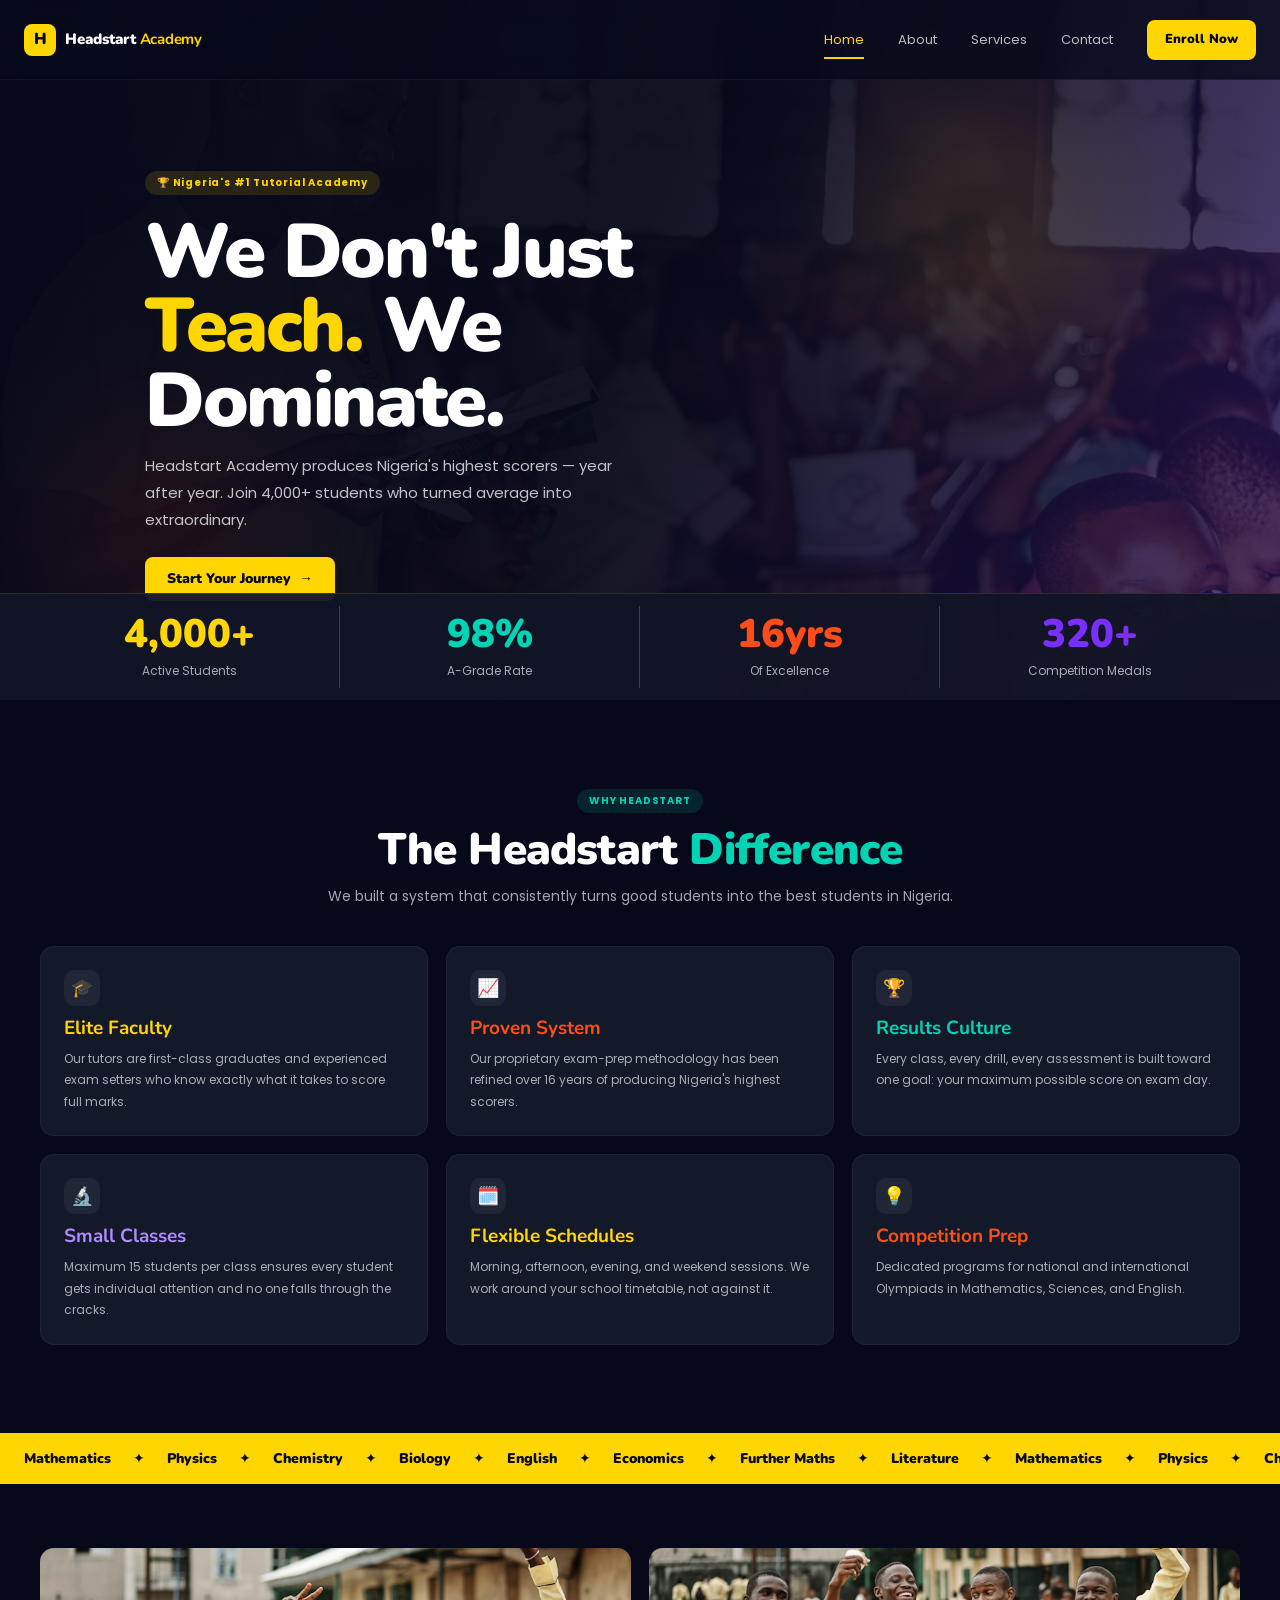
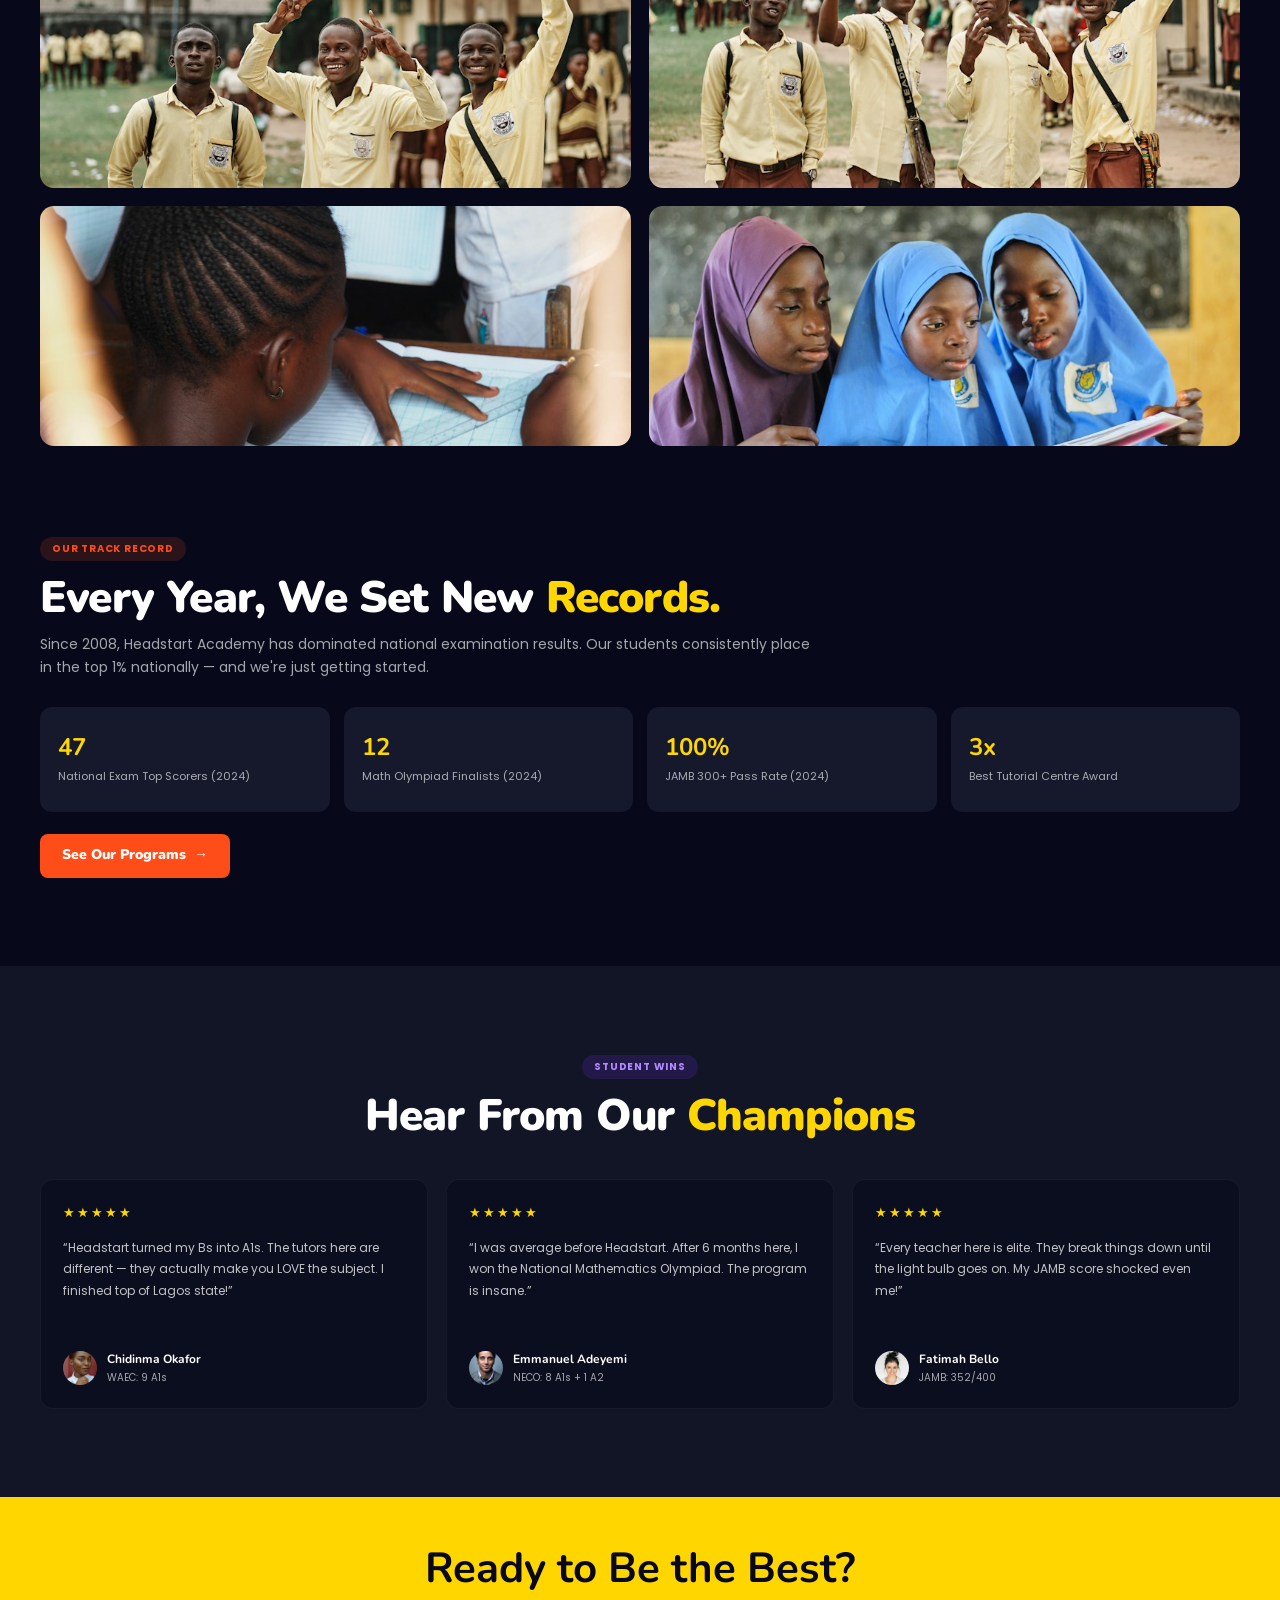
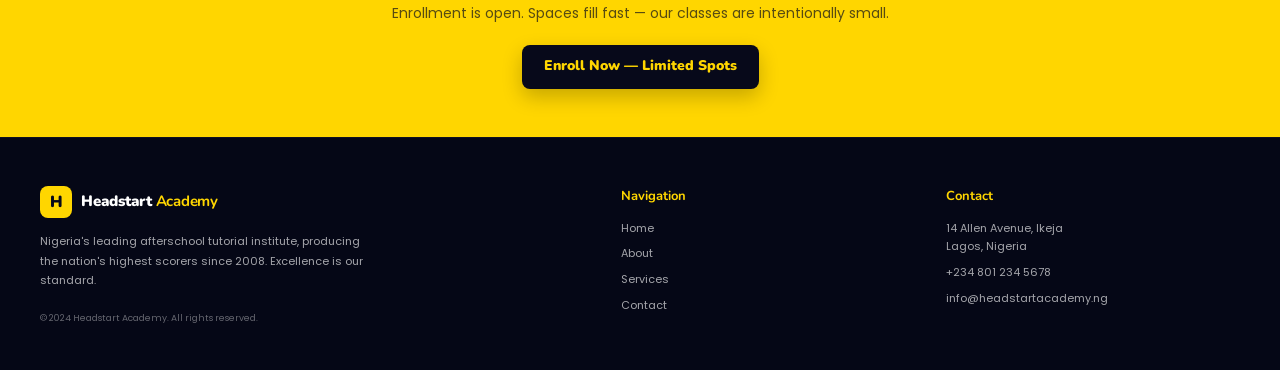
<file: index.html>
<!doctype html>
<html lang="en">
<head>
  <meta charset="utf-8">
  <meta name="viewport" content="width=device-width, initial-scale=1">
  <meta name="description" content="Headstart Academy helps Nigerian students turn their academic goals into outstanding results through expert tutoring and exam preparation.">
  <title>Headstart Academy | Learn. Excel. Lead.</title>
  <link rel="preconnect" href="https://fonts.googleapis.com">
  <link rel="preconnect" href="https://fonts.gstatic.com" crossorigin>
  <link href="https://fonts.googleapis.com/css2?family=Nunito:wght@700;800;900&family=Poppins:wght@400;500;600;700&display=swap" rel="stylesheet">
  <link rel="stylesheet" href="css/style.css">
</head>
<body class="home-page">
  <header class="site-header">
    <a class="brand" href="index.html" aria-label="Headstart Academy home"><span class="brand-mark">H</span><span>Headstart <b>Academy</b></span></a>
    <input class="nav-check" type="checkbox" id="nav-check" aria-label="Toggle navigation">
    <label class="nav-toggle" for="nav-check"><span></span><span></span><span></span></label>
    <nav class="main-nav" aria-label="Main navigation">
      <a class="active" href="index.html" aria-current="page">Home</a>
      <a href="about.html">About</a>
      <a href="services.html">Services</a>
      <a href="contact.html">Contact</a>
      <a class="button button-yellow nav-cta" href="contact.html">Enroll Now</a>
    </nav>
  </header>

  <main>
    <section class="home-hero">
      <div class="hero-photo"></div>
      <div class="hero-shade"></div>
      <div class="hero-glow hero-glow-yellow"></div>
      <div class="hero-glow hero-glow-orange"></div>
      <div class="hero-content wrap">
        <span class="eyebrow eyebrow-yellow">🏆 Nigeria's #1 Tutorial Academy</span>
        <h1>We Don't Just<br><em>Teach.</em> We<br>Dominate.</h1>
        <p>Headstart Academy produces Nigeria's highest scorers — year after year. Join 4,000+ students who turned average into extraordinary.</p>
        <a class="button button-yellow" href="contact.html">Start Your Journey <span aria-hidden="true">→</span></a>
      </div>
      <div class="stats-bar">
        <div class="stats-grid wrap">
          <div class="stat"><strong class="yellow">4,000+</strong><span>Active Students</span></div>
          <div class="stat"><strong class="teal">98%</strong><span>A-Grade Rate</span></div>
          <div class="stat"><strong class="orange">16yrs</strong><span>Of Excellence</span></div>
          <div class="stat"><strong class="purple">320+</strong><span>Competition Medals</span></div>
        </div>
      </div>
    </section>

    <section class="section section-dark">
      <div class="wrap">
        <div class="section-heading">
          <span class="eyebrow eyebrow-teal">WHY HEADSTART</span>
          <h2>The Headstart <em class="teal">Difference</em></h2>
          <p>We built a system that consistently turns good students into the best students in Nigeria.</p>
        </div>
        <div class="feature-grid">
          <article class="feature-card">
            <span class="feature-icon yellow">🎓</span><h3>Elite Faculty</h3>
            <p>Our tutors are first-class graduates and experienced exam setters who know exactly what it takes to score full marks.</p>
          </article>
          <article class="feature-card">
            <span class="feature-icon orange">📈</span><h3>Proven System</h3>
            <p>Our proprietary exam-prep methodology has been refined over 16 years of producing Nigeria's highest scorers.</p>
          </article>
          <article class="feature-card">
            <span class="feature-icon teal">🏆</span><h3>Results Culture</h3>
            <p>Every class, every drill, every assessment is built toward one goal: your maximum possible score on exam day.</p>
          </article>
          <article class="feature-card">
            <span class="feature-icon purple">🔬</span><h3>Small Classes</h3>
            <p>Maximum 15 students per class ensures every student gets individual attention and no one falls through the cracks.</p>
          </article>
          <article class="feature-card">
            <span class="feature-icon yellow">🗓️</span><h3>Flexible Schedules</h3>
            <p>Morning, afternoon, evening, and weekend sessions. We work around your school timetable, not against it.</p>
          </article>
          <article class="feature-card">
            <span class="feature-icon orange">💡</span><h3>Competition Prep</h3>
            <p>Dedicated programs for national and international Olympiads in Mathematics, Sciences, and English.</p>
          </article>
        </div>
      </div>
    </section>

    <div class="subject-ribbon" aria-label="Subjects taught">
      <div class="subject-track">
        <span>Mathematics</span><b>✦</b><span>Physics</span><b>✦</b><span>Chemistry</span><b>✦</b><span>Biology</span><b>✦</b><span>English</span><b>✦</b><span>Economics</span><b>✦</b><span>Further Maths</span><b>✦</b><span>Literature</span><b>✦</b>
        <span>Mathematics</span><b>✦</b><span>Physics</span><b>✦</b><span>Chemistry</span><b>✦</b><span>Biology</span><b>✦</b><span>English</span><b>✦</b><span>Economics</span><b>✦</b><span>Further Maths</span><b>✦</b><span>Literature</span><b>✦</b>
      </div>
    </div>

    <section class="section section-dark collage-section">
      <div class="wrap">
        <div class="photo-collage">
          <img src="assets/images/headstart-students.png" alt="Headstart students celebrating together">
          <img src="assets/images/student-group.png" alt="Students studying together">
          <img src="assets/images/student-working.png" alt="A student working through a maths problem">
          <img src="assets/images/students-studying.png" alt="Students learning in a classroom">
        </div>
      </div>
    </section>

    <section class="section section-dark records-section">
      <div class="wrap">
        <div class="section-heading section-heading-left">
          <span class="eyebrow eyebrow-orange">OUR TRACK RECORD</span>
          <h2>Every Year, We Set New <em class="yellow">Records.</em></h2>
          <p>Since 2008, Headstart Academy has dominated national examination results. Our students consistently place in the top 1% nationally — and we're just getting started.</p>
        </div>
        <div class="record-grid">
          <div class="record"><strong>47</strong><span>National Exam Top Scorers (2024)</span></div>
          <div class="record"><strong>12</strong><span>Math Olympiad Finalists (2024)</span></div>
          <div class="record"><strong>100%</strong><span>JAMB 300+ Pass Rate (2024)</span></div>
          <div class="record"><strong>3x</strong><span>Best Tutorial Centre Award</span></div>
        </div>
        <a class="button button-orange" href="services.html">See Our Programs <span aria-hidden="true">→</span></a>
      </div>
    </section>

    <section class="section section-mid testimonials-section">
      <div class="wrap">
        <div class="section-heading">
          <span class="eyebrow eyebrow-purple">STUDENT WINS</span>
          <h2>Hear From Our <em class="yellow">Champions</em></h2>
        </div>
        <div class="testimonial-grid">
          <article class="testimonial">
            <div class="stars" aria-label="5 out of 5 stars">★★★★★</div>
            <blockquote>“Headstart turned my Bs into A1s. The tutors here are different — they actually make you LOVE the subject. I finished top of Lagos state!”</blockquote>
            <div class="student"><img src="assets/images/chidinma-okafor.png" alt=""><span><b>Chidinma Okafor</b><small>WAEC: 9 A1s</small></span></div>
          </article>
          <article class="testimonial">
            <div class="stars" aria-label="5 out of 5 stars">★★★★★</div>
            <blockquote>“I was average before Headstart. After 6 months here, I won the National Mathematics Olympiad. The program is insane.”</blockquote>
            <div class="student"><img src="assets/images/emmanuel-adeyemi.png" alt=""><span><b>Emmanuel Adeyemi</b><small>NECO: 8 A1s + 1 A2</small></span></div>
          </article>
          <article class="testimonial">
            <div class="stars" aria-label="5 out of 5 stars">★★★★★</div>
            <blockquote>“Every teacher here is elite. They break things down until the light bulb goes on. My JAMB score shocked even me!”</blockquote>
            <div class="student"><img src="assets/images/fatimah-bello.png" alt=""><span><b>Fatimah Bello</b><small>JAMB: 352/400</small></span></div>
          </article>
        </div>
      </div>
    </section>

    <section class="cta-band cta-yellow">
      <div class="wrap">
        <h2>Ready to Be the Best?</h2>
        <p>Enrollment is open. Spaces fill fast — our classes are intentionally small.</p>
        <a class="button button-dark" href="contact.html">Enroll Now — Limited Spots</a>
      </div>
    </section>
  </main>

  <footer class="site-footer">
    <div class="wrap footer-grid">
      <div class="footer-about">
        <a class="brand" href="index.html"><span class="brand-mark">H</span><span>Headstart <b>Academy</b></span></a>
        <p>Nigeria's leading afterschool tutorial institute, producing the nation's highest scorers since 2008. Excellence is our standard.</p>
        <small>© 2024 Headstart Academy. All rights reserved.</small>
      </div>
      <div><h3>Navigation</h3><a href="index.html">Home</a><a href="about.html">About</a><a href="services.html">Services</a><a href="contact.html">Contact</a></div>
      <div><h3>Contact</h3><p>14 Allen Avenue, Ikeja<br>Lagos, Nigeria</p><a href="tel:+2348012345678">+234 801 234 5678</a><a href="mailto:info@headstartacademy.ng">info@headstartacademy.ng</a></div>
    </div>
  </footer>
</body>
</html>
</file>
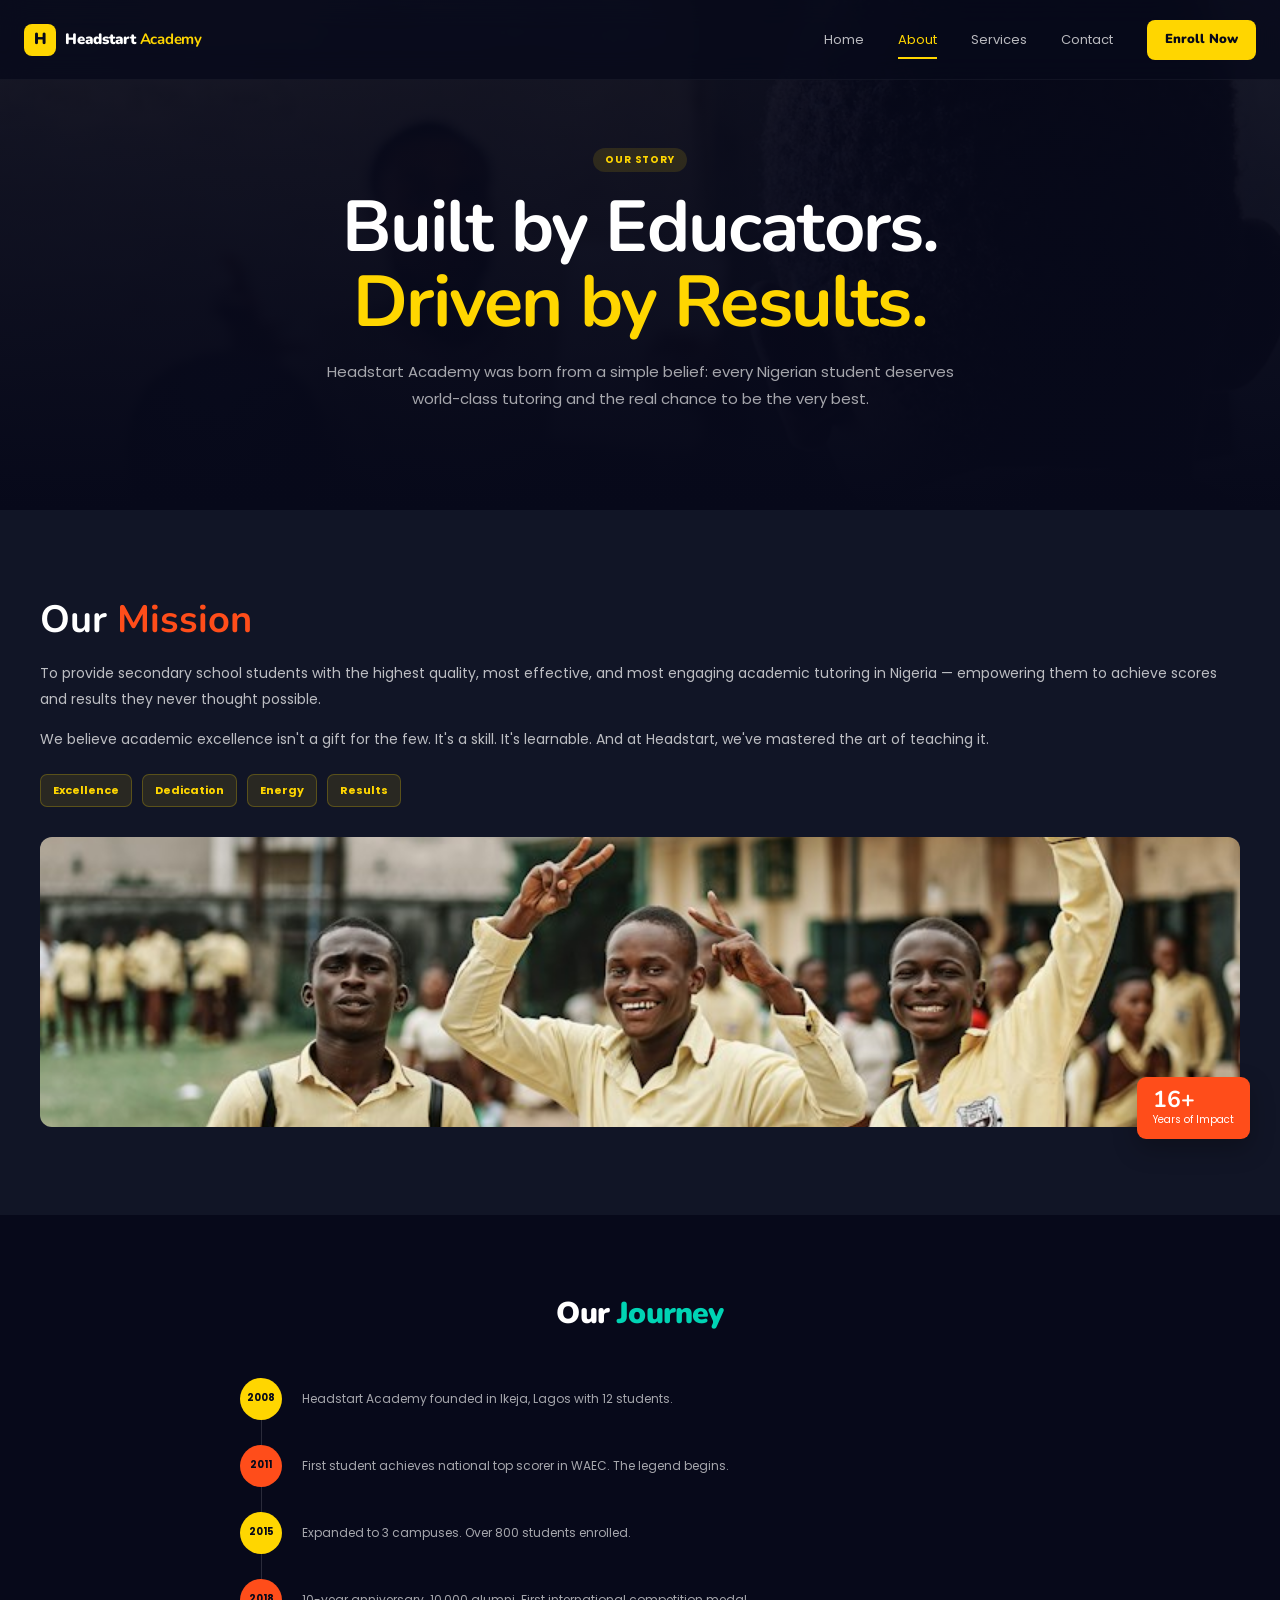
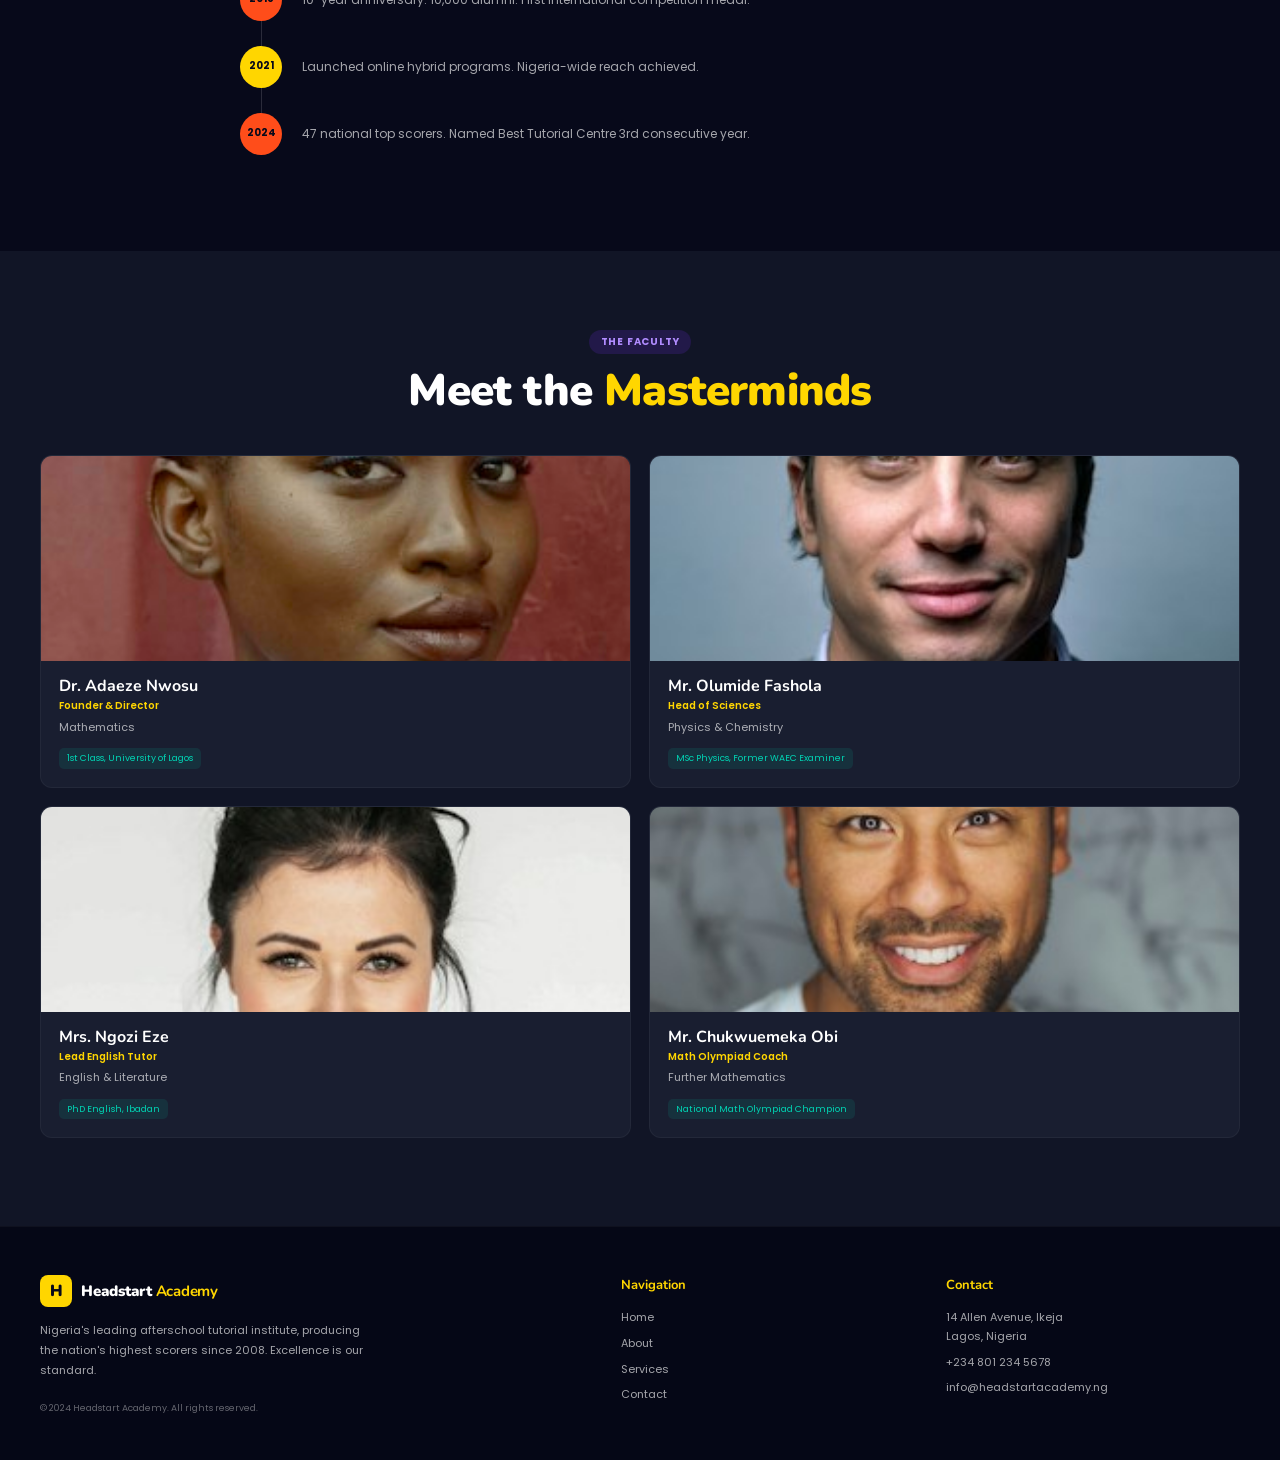
<file: about.html>
<!doctype html>
<html lang="en">
<head>
  <meta charset="utf-8">
  <meta name="viewport" content="width=device-width, initial-scale=1">
  <meta name="description" content="Learn about Headstart Academy's mission, journey, and team of educators committed to student success.">
  <title>About | Headstart Academy</title>
  <link rel="preconnect" href="https://fonts.googleapis.com">
  <link rel="preconnect" href="https://fonts.gstatic.com" crossorigin>
  <link href="https://fonts.googleapis.com/css2?family=Nunito:wght@700;800;900&family=Poppins:wght@400;500;600;700&display=swap" rel="stylesheet">
  <link rel="stylesheet" href="css/style.css">
</head>
<body class="about-page">
  <header class="site-header">
    <a class="brand" href="index.html" aria-label="Headstart Academy home"><span class="brand-mark">H</span><span>Headstart <b>Academy</b></span></a>
    <input class="nav-check" type="checkbox" id="nav-check" aria-label="Toggle navigation">
    <label class="nav-toggle" for="nav-check"><span></span><span></span><span></span></label>
    <nav class="main-nav" aria-label="Main navigation">
      <a href="index.html">Home</a><a class="active" href="about.html" aria-current="page">About</a><a href="services.html">Services</a><a href="contact.html">Contact</a><a class="button button-yellow nav-cta" href="contact.html">Enroll Now</a>
    </nav>
  </header>
  <main>
    <section class="inner-hero about-hero">
      <div class="inner-hero-photo"></div><div class="inner-hero-shade"></div>
      <div class="inner-hero-content wrap">
        <span class="eyebrow eyebrow-yellow">OUR STORY</span>
        <h1>Built by Educators.<br><em class="yellow">Driven by Results.</em></h1>
        <p>Headstart Academy was born from a simple belief: every Nigerian student deserves world-class tutoring and the real chance to be the very best.</p>
      </div>
    </section>
    <section class="section section-mid">
      <div class="wrap mission-grid">
        <div class="mission-copy">
          <h2>Our <em class="orange">Mission</em></h2>
          <p>To provide secondary school students with the highest quality, most effective, and most engaging academic tutoring in Nigeria — empowering them to achieve scores and results they never thought possible.</p>
          <p>We believe academic excellence isn't a gift for the few. It's a skill. It's learnable. And at Headstart, we've mastered the art of teaching it.</p>
          <div class="value-tags"><span>Excellence</span><span>Dedication</span><span>Energy</span><span>Results</span></div>
        </div>
        <figure class="mission-photo">
          <img src="assets/images/headstart-students.png" alt="Headstart students celebrating their achievements">
          <figcaption><strong>16+</strong><span>Years of Impact</span></figcaption>
        </figure>
      </div>
    </section>
    <section class="section section-dark journey-section">
      <div class="wrap">
        <div class="section-heading"><h2>Our <em class="teal">Journey</em></h2></div>
        <ol class="timeline">
          <li><span class="year yellow-bg">2008</span><p>Headstart Academy founded in Ikeja, Lagos with 12 students.</p></li>
          <li><span class="year orange-bg">2011</span><p>First student achieves national top scorer in WAEC. The legend begins.</p></li>
          <li><span class="year yellow-bg">2015</span><p>Expanded to 3 campuses. Over 800 students enrolled.</p></li>
          <li><span class="year orange-bg">2018</span><p>10-year anniversary. 10,000 alumni. First international competition medal.</p></li>
          <li><span class="year yellow-bg">2021</span><p>Launched online hybrid programs. Nigeria-wide reach achieved.</p></li>
          <li><span class="year orange-bg">2024</span><p>47 national top scorers. Named Best Tutorial Centre 3rd consecutive year.</p></li>
        </ol>
      </div>
    </section>
    <section class="section section-mid faculty-section">
      <div class="wrap">
        <div class="section-heading"><span class="eyebrow eyebrow-purple">THE FACULTY</span><h2>Meet the <em class="yellow">Masterminds</em></h2></div>
        <div class="faculty-grid">
          <article class="faculty-card"><img src="assets/images/adaeze-nwosu.png" alt="Dr. Adaeze Nwosu"><div><h3>Dr. Adaeze Nwosu</h3><p class="role">Founder &amp; Director</p><p>Mathematics</p><small>1st Class, University of Lagos</small></div></article>
          <article class="faculty-card"><img src="assets/images/olumide-fashola.png" alt="Mr. Olumide Fashola"><div><h3>Mr. Olumide Fashola</h3><p class="role">Head of Sciences</p><p>Physics &amp; Chemistry</p><small>MSc Physics, Former WAEC Examiner</small></div></article>
          <article class="faculty-card"><img src="assets/images/ngozi-eze.png" alt="Mrs. Ngozi Eze"><div><h3>Mrs. Ngozi Eze</h3><p class="role">Lead English Tutor</p><p>English &amp; Literature</p><small>PhD English, Ibadan</small></div></article>
          <article class="faculty-card"><img src="assets/images/chukwuemeka-obi.png" alt="Mr. Chukwuemeka Obi"><div><h3>Mr. Chukwuemeka Obi</h3><p class="role">Math Olympiad Coach</p><p>Further Mathematics</p><small>National Math Olympiad Champion</small></div></article>
        </div>
      </div>
    </section>
  </main>
  <footer class="site-footer">
    <div class="wrap footer-grid">
      <div class="footer-about"><a class="brand" href="index.html"><span class="brand-mark">H</span><span>Headstart <b>Academy</b></span></a><p>Nigeria's leading afterschool tutorial institute, producing the nation's highest scorers since 2008. Excellence is our standard.</p><small>© 2024 Headstart Academy. All rights reserved.</small></div>
      <div><h3>Navigation</h3><a href="index.html">Home</a><a href="about.html">About</a><a href="services.html">Services</a><a href="contact.html">Contact</a></div>
      <div><h3>Contact</h3><p>14 Allen Avenue, Ikeja<br>Lagos, Nigeria</p><a href="tel:+2348012345678">+234 801 234 5678</a><a href="mailto:info@headstartacademy.ng">info@headstartacademy.ng</a></div>
    </div>
  </footer>
</body>
</html>
</file>
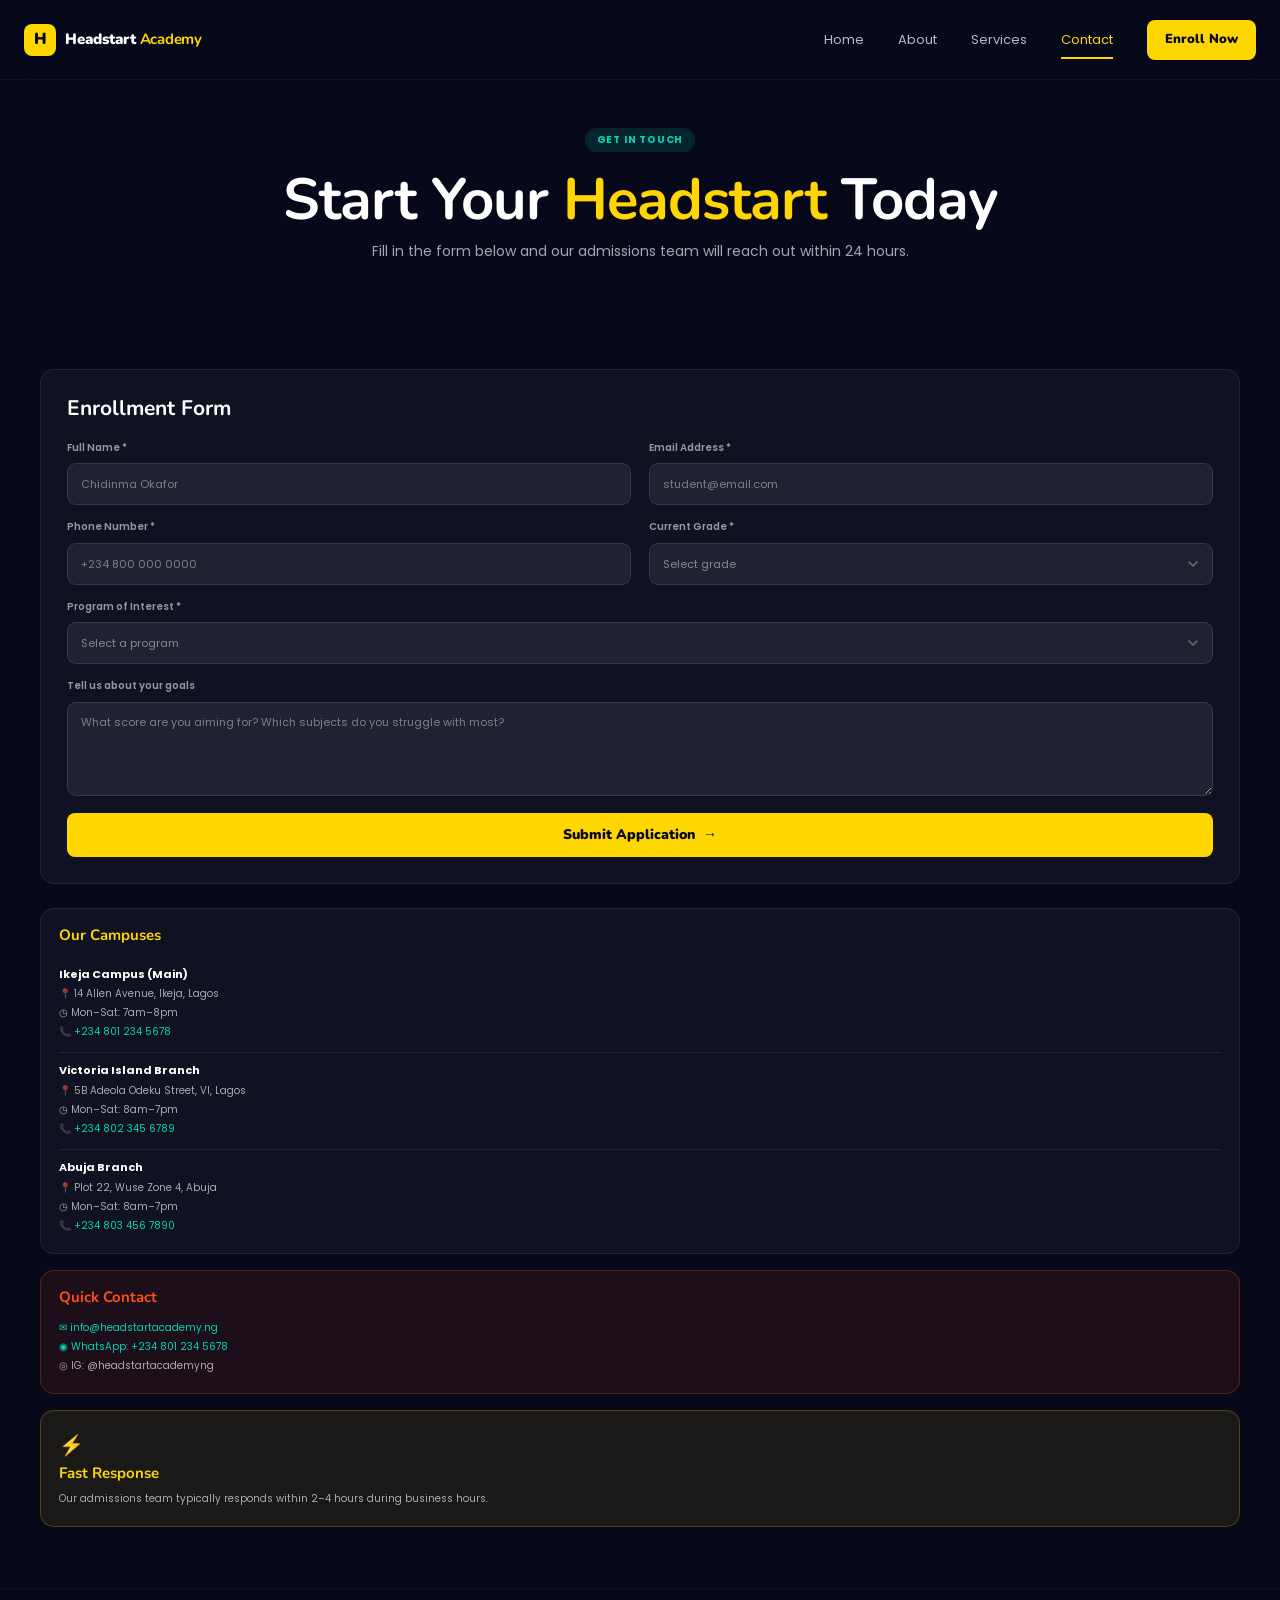
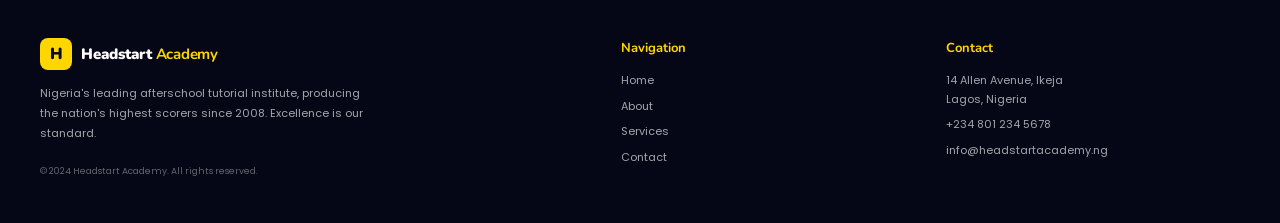
<file: contact.html>
<!doctype html>
<html lang="en">
<head>
  <meta charset="utf-8">
  <meta name="viewport" content="width=device-width, initial-scale=1">
  <meta name="description" content="Contact Headstart Academy or apply to join a program. Our admissions team will help you get started.">
  <title>Contact &amp; Enrollment | Headstart Academy</title>
  <link rel="preconnect" href="https://fonts.googleapis.com">
  <link rel="preconnect" href="https://fonts.gstatic.com" crossorigin>
  <link href="https://fonts.googleapis.com/css2?family=Nunito:wght@700;800;900&family=Poppins:wght@400;500;600;700&display=swap" rel="stylesheet">
  <link rel="stylesheet" href="css/style.css">
</head>
<body class="contact-page">
  <header class="site-header">
    <a class="brand" href="index.html" aria-label="Headstart Academy home"><span class="brand-mark">H</span><span>Headstart <b>Academy</b></span></a>
    <input class="nav-check" type="checkbox" id="nav-check" aria-label="Toggle navigation">
    <label class="nav-toggle" for="nav-check"><span></span><span></span><span></span></label>
    <nav class="main-nav" aria-label="Main navigation">
      <a href="index.html">Home</a><a href="about.html">About</a><a href="services.html">Services</a><a class="active" href="contact.html" aria-current="page">Contact</a><a class="button button-yellow nav-cta" href="contact.html#enrollment">Enroll Now</a>
    </nav>
  </header>
  <main>
    <section class="contact-intro">
      <div class="wrap">
        <span class="eyebrow eyebrow-teal">GET IN TOUCH</span>
        <h1>Start Your <em class="yellow">Headstart</em> Today</h1>
        <p>Fill in the form below and our admissions team will reach out within 24 hours.</p>
      </div>
    </section>
    <section class="section section-dark contact-section">
      <div class="wrap contact-grid">
        <form class="enrollment-form" id="enrollment" action="mailto:info@headstartacademy.ng" method="post" enctype="text/plain">
          <h2>Enrollment Form</h2>
          <div class="form-fields">
            <label>Full Name *<input type="text" name="name" placeholder="Chidinma Okafor" autocomplete="name" required></label>
            <label>Email Address *<input type="email" name="email" placeholder="student@email.com" autocomplete="email" required></label>
            <label>Phone Number *<input type="tel" name="phone" placeholder="+234 800 000 0000" autocomplete="tel" required></label>
            <label>Current Grade *
              <select name="grade" required>
                <option value="" selected disabled>Select grade</option><option>JSS 1</option><option>JSS 2</option><option>JSS 3</option><option>SS 1</option><option>SS 2</option><option>SS 3</option><option>Graduate / Other</option>
              </select>
            </label>
            <label class="form-wide">Program of Interest *
              <select name="program" required>
                <option value="" selected disabled>Select a program</option><option>WAEC / NECO Masterclass</option><option>JAMB Elite Programme</option><option>Competition Champions</option><option>A-Level / Cambridge</option>
              </select>
            </label>
            <label class="form-wide">Tell us about your goals<textarea name="goals" rows="4" placeholder="What score are you aiming for? Which subjects do you struggle with most?"></textarea></label>
          </div>
          <button class="button button-yellow form-submit" type="submit">Submit Application <span aria-hidden="true">→</span></button>
        </form>
        <div class="contact-aside">
          <section class="info-card campuses">
            <h2>Our Campuses</h2>
            <article><h3>Ikeja Campus (Main)</h3><p>📍 14 Allen Avenue, Ikeja, Lagos<br>◷ Mon–Sat: 7am–8pm<br>📞 <a href="tel:+2348012345678">+234 801 234 5678</a></p></article>
            <article><h3>Victoria Island Branch</h3><p>📍 5B Adeola Odeku Street, VI, Lagos<br>◷ Mon–Sat: 8am–7pm<br>📞 <a href="tel:+2348023456789">+234 802 345 6789</a></p></article>
            <article><h3>Abuja Branch</h3><p>📍 Plot 22, Wuse Zone 4, Abuja<br>◷ Mon–Sat: 8am–7pm<br>📞 <a href="tel:+2348034567890">+234 803 456 7890</a></p></article>
          </section>
          <section class="info-card quick-contact">
            <h2>Quick Contact</h2>
            <p><a href="mailto:info@headstartacademy.ng">✉ info@headstartacademy.ng</a><br><a href="https://wa.me/2348012345678">◉ WhatsApp: +234 801 234 5678</a><br>◎ IG: @headstartacademyng</p>
          </section>
          <section class="info-card response-card">
            <span aria-hidden="true">⚡</span><h2>Fast Response</h2>
            <p>Our admissions team typically responds within 2–4 hours during business hours.</p>
          </section>
        </div>
      </div>
    </section>
  </main>
  <footer class="site-footer">
    <div class="wrap footer-grid">
      <div class="footer-about"><a class="brand" href="index.html"><span class="brand-mark">H</span><span>Headstart <b>Academy</b></span></a><p>Nigeria's leading afterschool tutorial institute, producing the nation's highest scorers since 2008. Excellence is our standard.</p><small>© 2024 Headstart Academy. All rights reserved.</small></div>
      <div><h3>Navigation</h3><a href="index.html">Home</a><a href="about.html">About</a><a href="services.html">Services</a><a href="contact.html">Contact</a></div>
      <div><h3>Contact</h3><p>14 Allen Avenue, Ikeja<br>Lagos, Nigeria</p><a href="tel:+2348012345678">+234 801 234 5678</a><a href="mailto:info@headstartacademy.ng">info@headstartacademy.ng</a></div>
    </div>
  </footer>
</body>
</html>
</file>
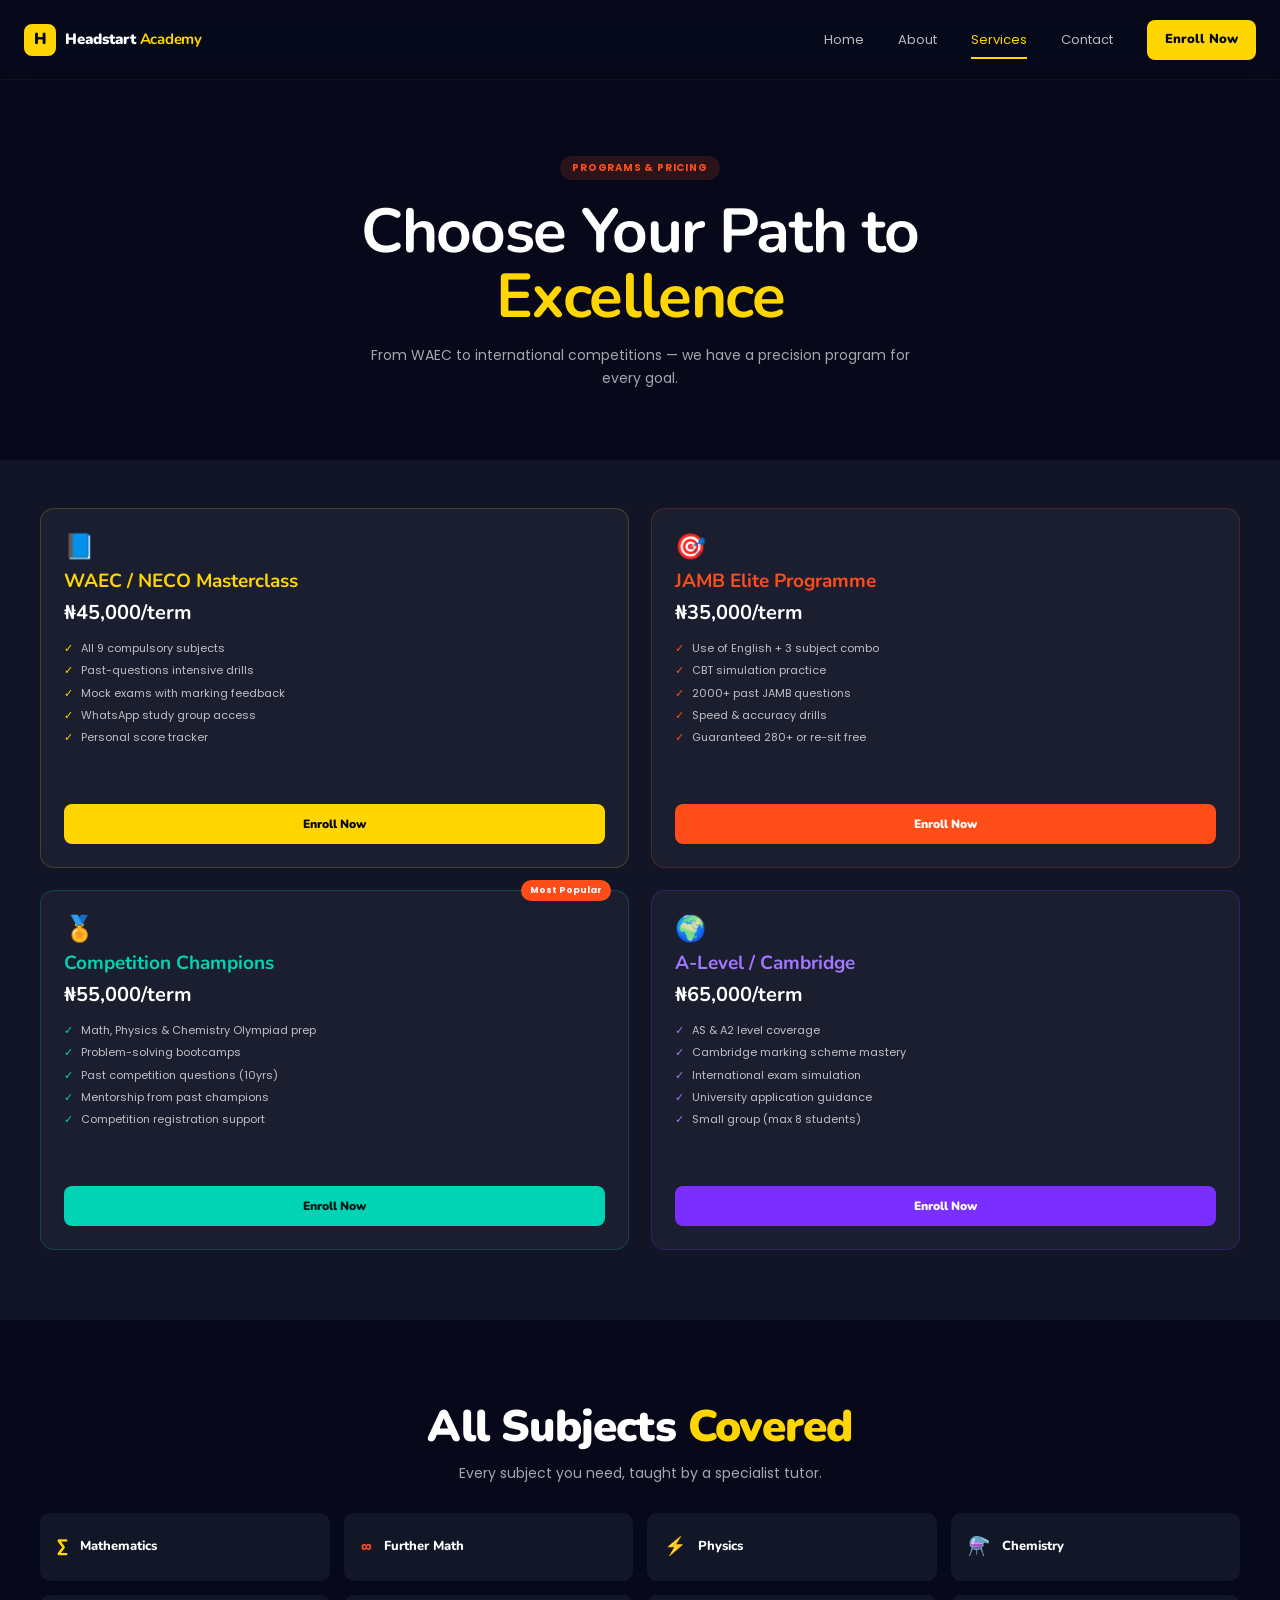
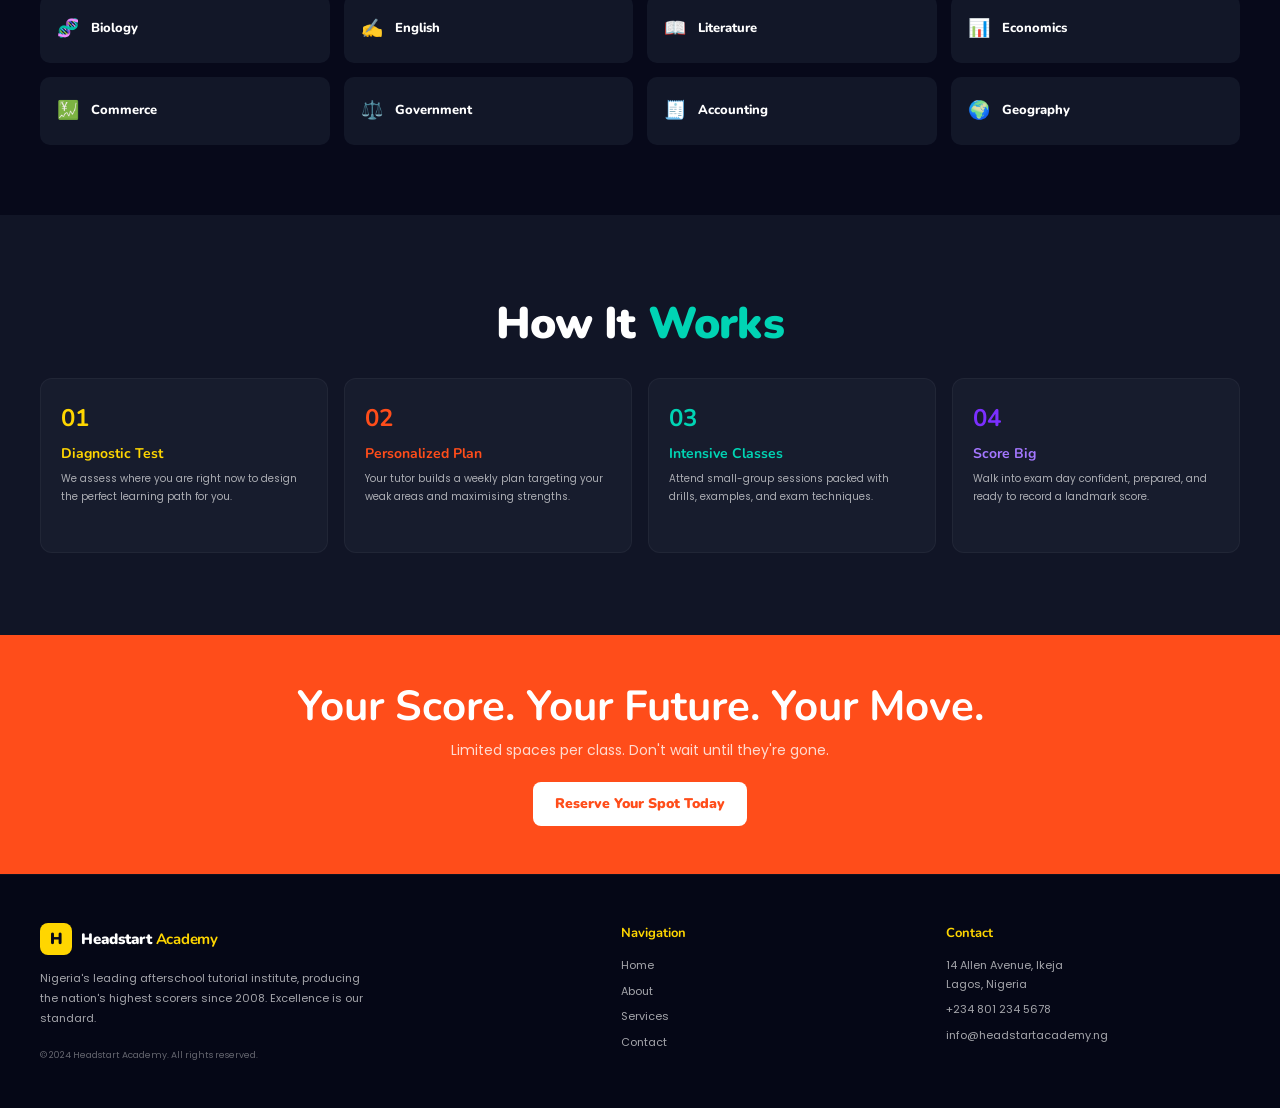
<file: services.html>
<!doctype html>
<html lang="en">
<head>
  <meta charset="utf-8">
  <meta name="viewport" content="width=device-width, initial-scale=1">
  <meta name="description" content="Explore Headstart Academy's WAEC, JAMB, competition, and Cambridge programs and find the right path to academic excellence.">
  <title>Services &amp; Programs | Headstart Academy</title>
  <link rel="preconnect" href="https://fonts.googleapis.com">
  <link rel="preconnect" href="https://fonts.gstatic.com" crossorigin>
  <link href="https://fonts.googleapis.com/css2?family=Nunito:wght@700;800;900&family=Poppins:wght@400;500;600;700&display=swap" rel="stylesheet">
  <link rel="stylesheet" href="css/style.css">
</head>
<body class="services-page">
  <header class="site-header">
    <a class="brand" href="index.html" aria-label="Headstart Academy home"><span class="brand-mark">H</span><span>Headstart <b>Academy</b></span></a>
    <input class="nav-check" type="checkbox" id="nav-check" aria-label="Toggle navigation">
    <label class="nav-toggle" for="nav-check"><span></span><span></span><span></span></label>
    <nav class="main-nav" aria-label="Main navigation">
      <a href="index.html">Home</a><a href="about.html">About</a><a class="active" href="services.html" aria-current="page">Services</a><a href="contact.html">Contact</a><a class="button button-yellow nav-cta" href="contact.html">Enroll Now</a>
    </nav>
  </header>
  <main>
    <section class="page-intro">
      <div class="wrap">
        <span class="eyebrow eyebrow-orange">PROGRAMS &amp; PRICING</span>
        <h1>Choose Your Path to<br><em class="yellow">Excellence</em></h1>
        <p>From WAEC to international competitions — we have a precision program for every goal.</p>
      </div>
    </section>
    <section class="section section-mid program-section">
      <div class="wrap program-grid">
        <article class="program-card program-yellow">
          <span class="program-icon">📘</span><h2>WAEC / NECO Masterclass</h2><strong class="price">₦45,000/term</strong>
          <ul><li>All 9 compulsory subjects</li><li>Past-questions intensive drills</li><li>Mock exams with marking feedback</li><li>WhatsApp study group access</li><li>Personal score tracker</li></ul>
          <a class="button button-yellow" href="contact.html">Enroll Now</a>
        </article>
        <article class="program-card program-orange">
          <span class="program-icon">🎯</span><h2>JAMB Elite Programme</h2><strong class="price">₦35,000/term</strong>
          <ul><li>Use of English + 3 subject combo</li><li>CBT simulation practice</li><li>2000+ past JAMB questions</li><li>Speed &amp; accuracy drills</li><li>Guaranteed 280+ or re-sit free</li></ul>
          <a class="button button-orange" href="contact.html">Enroll Now</a>
        </article>
        <article class="program-card program-teal popular-card">
          <span class="popular-tag">Most Popular</span>
          <span class="program-icon">🏅</span><h2>Competition Champions</h2><strong class="price">₦55,000/term</strong>
          <ul><li>Math, Physics &amp; Chemistry Olympiad prep</li><li>Problem-solving bootcamps</li><li>Past competition questions (10yrs)</li><li>Mentorship from past champions</li><li>Competition registration support</li></ul>
          <a class="button button-teal" href="contact.html">Enroll Now</a>
        </article>
        <article class="program-card program-purple">
          <span class="program-icon">🌍</span><h2>A-Level / Cambridge</h2><strong class="price">₦65,000/term</strong>
          <ul><li>AS &amp; A2 level coverage</li><li>Cambridge marking scheme mastery</li><li>International exam simulation</li><li>University application guidance</li><li>Small group (max 8 students)</li></ul>
          <a class="button button-purple" href="contact.html">Enroll Now</a>
        </article>
      </div>
    </section>
    <section class="section section-dark subjects-section">
      <div class="wrap">
        <div class="section-heading"><h2>All Subjects <em class="yellow">Covered</em></h2><p>Every subject you need, taught by a specialist tutor.</p></div>
        <div class="subjects-grid">
          <div><span>∑</span>Mathematics</div><div><span>∞</span>Further Math</div><div><span>⚡</span>Physics</div><div><span>⚗️</span>Chemistry</div>
          <div><span>🧬</span>Biology</div><div><span>✍️</span>English</div><div><span>📖</span>Literature</div><div><span>📊</span>Economics</div>
          <div><span>💹</span>Commerce</div><div><span>⚖️</span>Government</div><div><span>🧾</span>Accounting</div><div><span>🌍</span>Geography</div>
        </div>
      </div>
    </section>
    <section class="section section-mid process-section">
      <div class="wrap">
        <div class="section-heading"><h2>How It <em class="teal">Works</em></h2></div>
        <div class="steps-grid">
          <article class="step"><strong class="yellow">01</strong><h3>Diagnostic Test</h3><p>We assess where you are right now to design the perfect learning path for you.</p></article>
          <article class="step"><strong class="orange">02</strong><h3>Personalized Plan</h3><p>Your tutor builds a weekly plan targeting your weak areas and maximising strengths.</p></article>
          <article class="step"><strong class="teal">03</strong><h3>Intensive Classes</h3><p>Attend small-group sessions packed with drills, examples, and exam techniques.</p></article>
          <article class="step"><strong class="purple">04</strong><h3>Score Big</h3><p>Walk into exam day confident, prepared, and ready to record a landmark score.</p></article>
        </div>
      </div>
    </section>
    <section class="cta-band cta-orange">
      <div class="wrap"><h2>Your Score. Your Future. Your Move.</h2><p>Limited spaces per class. Don't wait until they're gone.</p><a class="button button-white" href="contact.html">Reserve Your Spot Today</a></div>
    </section>
  </main>
  <footer class="site-footer">
    <div class="wrap footer-grid">
      <div class="footer-about"><a class="brand" href="index.html"><span class="brand-mark">H</span><span>Headstart <b>Academy</b></span></a><p>Nigeria's leading afterschool tutorial institute, producing the nation's highest scorers since 2008. Excellence is our standard.</p><small>© 2024 Headstart Academy. All rights reserved.</small></div>
      <div><h3>Navigation</h3><a href="index.html">Home</a><a href="about.html">About</a><a href="services.html">Services</a><a href="contact.html">Contact</a></div>
      <div><h3>Contact</h3><p>14 Allen Avenue, Ikeja<br>Lagos, Nigeria</p><a href="tel:+2348012345678">+234 801 234 5678</a><a href="mailto:info@headstartacademy.ng">info@headstartacademy.ng</a></div>
    </div>
  </footer>
</body>
</html>
</file>
<file: css/style.css>
:root {
  color-scheme: dark;
  --ink: #07091a;
  --panel: #111526;
  --panel-soft: #191e30;
  --yellow: #ffd600;
  --orange: #ff4d1a;
  --teal: #00d4b4;
  --purple: #7b2fff;
  --white: #fff;
  --muted: rgba(255, 255, 255, .64);
  --line: rgba(255, 255, 255, .08);
  --heading: "Nunito", sans-serif;
  --body: "Poppins", sans-serif;
  font-family: var(--body);
  color: var(--white);
  background: var(--ink);
  font-synthesis: none;
  text-rendering: optimizeLegibility;
}

* { box-sizing: border-box; }
html { scroll-behavior: smooth; }
body { margin: 0; min-width: 320px; background: var(--ink); font-size: 14px; line-height: 1.65; }
img { display: block; max-width: 100%; }
a { color: inherit; text-decoration: none; }
button, input, select, textarea { font: inherit; }
.wrap { width: min(100% - 48px, 1200px); margin-inline: auto; }
.yellow { color: var(--yellow) !important; }
.orange { color: var(--orange) !important; }
.teal { color: var(--teal) !important; }
.purple { color: var(--purple) !important; }

.site-header {
  height: 80px;
  padding: 0 max(24px, calc((100vw - 1280px) / 2));
  position: absolute;
  inset: 0 0 auto;
  z-index: 10;
  display: flex;
  align-items: center;
  justify-content: space-between;
  background: rgba(7, 9, 26, .78);
  backdrop-filter: blur(14px);
  border-bottom: 1px solid rgba(255, 255, 255, .045);
}
.brand { display: inline-flex; align-items: center; gap: 9px; font-family: var(--heading); font-size: 15px; font-weight: 900; letter-spacing: -.25px; white-space: nowrap; }
.brand b { color: var(--yellow); }
.brand-mark { width: 32px; height: 32px; display: grid; place-items: center; color: var(--ink); background: var(--yellow); border-radius: 8px; font-size: 16px; }
.main-nav { display: flex; align-items: center; gap: 34px; }
.main-nav > a:not(.button) { color: rgba(255, 255, 255, .72); font-size: 13px; transition: color .2s ease; }
.main-nav > a:not(.button):hover, .main-nav > a.active { color: var(--yellow); }
.main-nav > a.active { position: relative; }
.main-nav > a.active::after { content: ""; position: absolute; left: 0; right: 0; bottom: -9px; height: 2px; background: var(--yellow); }
.button {
  display: inline-flex;
  align-items: center;
  justify-content: center;
  gap: 8px;
  min-height: 44px;
  padding: 0 22px;
  border: 0;
  border-radius: 8px;
  font-family: var(--heading);
  font-size: 14px;
  font-weight: 900;
  line-height: 1.2;
  cursor: pointer;
  transition: transform .2s ease, filter .2s ease, box-shadow .2s ease;
}
.button:hover { transform: translateY(-2px); filter: brightness(1.06); box-shadow: 0 8px 22px rgba(0, 0, 0, .18); }
.button-yellow { background: var(--yellow); color: #07091a; }
.button-orange { background: var(--orange); color: var(--white); }
.button-teal { background: var(--teal); color: #061714; }
.button-purple { background: var(--purple); color: var(--white); }
.button-dark { background: var(--ink); color: var(--yellow); box-shadow: 0 8px 20px rgba(0, 0, 0, .22); }
.button-white { color: var(--orange); background: var(--white); }
.nav-cta { min-height: 40px; padding-inline: 18px; font-size: 13px; }
.nav-check { position: absolute; width: 1px; height: 1px; padding: 0; margin: -1px; overflow: hidden; clip: rect(0, 0, 0, 0); white-space: nowrap; border: 0; }
.nav-toggle { display: none; }

.home-hero { height: 700px; min-height: 650px; position: relative; overflow: hidden; isolation: isolate; }
.hero-photo { position: absolute; z-index: -3; inset: 0; background: url("../assets/images/hero-students.png") center 45% / cover no-repeat; opacity: .38; }
.hero-shade { position: absolute; z-index: -2; inset: 0; background: linear-gradient(112deg, rgba(7, 9, 26, .98) 4%, rgba(7, 9, 26, .85) 49%, rgba(24, 14, 59, .64) 75%, rgba(77, 32, 163, .36) 100%); }
.hero-glow { position: absolute; z-index: -1; width: 260px; height: 260px; border-radius: 50%; filter: blur(75px); opacity: .12; pointer-events: none; }
.hero-glow-yellow { background: var(--yellow); right: 12%; top: 110px; }
.hero-glow-orange { background: var(--orange); left: 5%; bottom: 70px; width: 190px; height: 190px; }
.hero-content { padding-top: 170px; max-width: 990px; }
.eyebrow { display: inline-flex; align-items: center; padding: 5px 12px; border-radius: 999px; font-size: 10px; font-weight: 700; line-height: 1.4; letter-spacing: .08em; }
.eyebrow-yellow { color: var(--yellow); background: rgba(255, 214, 0, .12); }
.eyebrow-teal { color: var(--teal); background: rgba(0, 212, 180, .13); }
.eyebrow-orange { color: var(--orange); background: rgba(255, 77, 26, .14); }
.eyebrow-purple { color: #b18cff; background: rgba(123, 47, 255, .16); }
h1, h2, h3, p, figure, blockquote { margin-top: 0; }
h1, h2, h3 { font-family: var(--heading); line-height: 1.15; }
.hero-content h1 { margin: 20px 0 14px; font-size: clamp(52px, 6vw, 76px); line-height: .98; font-weight: 900; letter-spacing: -2.4px; }
.hero-content h1 em, h1 em, h2 em { font-style: normal; }
.hero-content h1 em { color: var(--yellow); }
.hero-content > p { max-width: 480px; color: rgba(255, 255, 255, .75); font-size: 15px; line-height: 1.8; margin-bottom: 24px; }
.stats-bar { position: absolute; inset: auto 0 0; background: rgba(17, 21, 38, .94); border-top: 1px solid rgba(255, 214, 0, .13); }
.stats-grid { display: grid; grid-template-columns: repeat(4, 1fr); padding-block: 12px; }
.stat { display: flex; min-height: 82px; flex-direction: column; align-items: center; justify-content: center; border-right: 1px solid rgba(255, 255, 255, .18); }
.stat:last-child { border: 0; }
.stat strong { font-family: var(--heading); font-size: clamp(28px, 3.1vw, 42px); line-height: 1.1; font-weight: 900; }
.stat span { margin-top: 5px; color: var(--muted); font-size: 12px; }

.section { padding: 88px 0; }
.section-dark { background: var(--ink); }
.section-mid { background: var(--panel); }
.section-heading { max-width: 780px; margin: 0 auto 38px; text-align: center; }
.section-heading h2 { margin: 12px 0 9px; font-size: clamp(30px, 3.5vw, 44px); font-weight: 900; letter-spacing: -.8px; }
.section-heading > p, .section-heading-left > p { margin: 0; color: var(--muted); font-size: 14px; }
.section-heading-left { margin: 0 0 26px; text-align: left; }
.feature-grid { display: grid; grid-template-columns: repeat(3, 1fr); gap: 18px; }
.feature-card { min-height: 190px; padding: 23px; background: rgba(25, 30, 48, .78); border: 1px solid rgba(255, 255, 255, .045); border-radius: 14px; transition: transform .22s ease, border-color .22s ease; }
.feature-card:hover { transform: translateY(-4px); border-color: rgba(255, 214, 0, .26); }
.feature-icon { display: inline-grid; place-items: center; width: 36px; height: 36px; margin-bottom: 12px; background: rgba(255, 255, 255, .055); border-radius: 10px; font-size: 18px; }
.feature-card h3 { margin-bottom: 8px; font-size: 19px; }
.feature-card:nth-child(1) h3, .feature-card:nth-child(5) h3 { color: var(--yellow); }
.feature-card:nth-child(2) h3, .feature-card:nth-child(6) h3 { color: var(--orange); }
.feature-card:nth-child(3) h3 { color: var(--teal); }
.feature-card:nth-child(4) h3 { color: #b18cff; }
.feature-card p { margin: 0; color: var(--muted); font-size: 12px; line-height: 1.8; }

.subject-ribbon { overflow: hidden; background: var(--yellow); color: var(--ink); }
.subject-track { display: flex; align-items: center; justify-content: space-around; gap: 22px; width: max-content; min-width: 100%; padding: 14px 24px; font-family: var(--heading); font-size: 14px; font-weight: 900; white-space: nowrap; }
.subject-track b { font-size: 14px; }
.collage-section { padding-top: 64px; padding-bottom: 30px; }
.photo-collage { display: grid; grid-template-columns: 1fr 1fr; grid-template-rows: repeat(2, 240px); gap: 18px; }
.photo-collage img { width: 100%; height: 100%; object-fit: cover; border-radius: 14px; }
.photo-collage img:nth-child(1) { object-position: center 45%; }
.photo-collage img:nth-child(3) { object-position: center 38%; }
.records-section { padding-top: 60px; padding-bottom: 88px; }
.record-grid { display: grid; grid-template-columns: repeat(4, 1fr); gap: 14px; margin: 28px 0 22px; }
.record { min-height: 105px; padding: 16px 18px; display: flex; flex-direction: column; justify-content: center; background: rgba(25, 30, 48, .78); border-radius: 12px; }
.record strong { color: var(--yellow); font-family: var(--heading); font-size: 24px; line-height: 1.1; }
.record span { margin-top: 7px; color: var(--muted); font-size: 11px; }
.testimonials-section { padding-block: 88px; }
.testimonial-grid { display: grid; grid-template-columns: repeat(3, 1fr); gap: 18px; }
.testimonial { display: flex; min-height: 230px; flex-direction: column; padding: 22px; background: rgba(7, 9, 26, .52); border: 1px solid rgba(255, 255, 255, .05); border-radius: 13px; }
.stars { color: var(--yellow); letter-spacing: 2px; font-size: 13px; }
.testimonial blockquote { flex: 1; margin: 13px 0 18px; color: rgba(255, 255, 255, .75); font-size: 12px; line-height: 1.8; }
.student { display: flex; align-items: center; gap: 10px; }
.student img { width: 34px; height: 34px; object-fit: cover; border-radius: 50%; }
.student span { display: flex; flex-direction: column; }
.student b { font-family: var(--heading); font-size: 12px; }
.student small { color: var(--muted); font-size: 10px; }
.cta-band { padding: 48px 0; text-align: center; }
.cta-band h2 { margin: 0 0 8px; font-size: clamp(28px, 3.5vw, 42px); }
.cta-band p { margin: 0 0 20px; }
.cta-yellow { color: var(--ink); background: var(--yellow); }
.cta-yellow p { color: rgba(7, 9, 26, .68); }
.cta-orange { background: var(--orange); }
.cta-orange p { color: rgba(255, 255, 255, .8); }

.site-footer { padding: 48px 0 42px; background: #050716; border-top: 1px solid rgba(255, 255, 255, .04); }
.footer-grid { display: grid; grid-template-columns: 2fr 1fr 1.15fr; gap: 70px; }
.footer-about p { max-width: 330px; margin: 14px 0 14px; color: var(--muted); font-size: 11px; line-height: 1.8; }
.footer-about small { color: rgba(255, 255, 255, .38); font-size: 9px; }
.footer-grid > div:not(.footer-about) { display: flex; flex-direction: column; align-items: flex-start; gap: 7px; }
.footer-grid h3 { margin: 3px 0 8px; color: var(--yellow); font-size: 13px; }
.footer-grid > div:not(.footer-about) a, .footer-grid > div:not(.footer-about) p { margin: 0; color: var(--muted); font-size: 11px; line-height: 1.7; }
.footer-grid > div:not(.footer-about) a:hover { color: var(--yellow); }

.inner-hero { min-height: 510px; position: relative; display: grid; place-items: center; overflow: hidden; padding: 120px 0 70px; isolation: isolate; text-align: center; }
.inner-hero-photo { position: absolute; z-index: -2; inset: 0; background: url("../assets/images/about-hero.png") center 44% / cover no-repeat; opacity: .28; }
.inner-hero-shade { position: absolute; z-index: -1; inset: 0; background: linear-gradient(180deg, rgba(7, 9, 26, .66), rgba(7, 9, 26, .88) 64%, var(--ink)); }
.inner-hero-content { max-width: 900px; }
.inner-hero h1 { margin: 18px 0; font-size: clamp(46px, 6vw, 72px); line-height: 1.04; letter-spacing: -1.8px; }
.inner-hero p { max-width: 650px; margin: 0 auto; color: var(--muted); font-size: 15px; line-height: 1.85; }
.mission-grid { display: grid; grid-template-columns: 1fr; align-items: center; gap: 30px; }
.mission-copy h2 { margin-bottom: 18px; font-size: 38px; }
.mission-copy p { margin-bottom: 13px; color: rgba(255, 255, 255, .72); font-size: 14px; line-height: 1.9; }
.value-tags { display: flex; flex-wrap: wrap; gap: 10px; margin-top: 22px; }
.value-tags span { padding: 6px 12px; color: var(--yellow); background: rgba(255, 214, 0, .1); border: 1px solid rgba(255, 214, 0, .23); border-radius: 7px; font-size: 11px; font-weight: 700; }
.mission-photo { position: relative; margin: 0; }
.mission-photo > img { width: 100%; height: 290px; object-fit: cover; object-position: center 42%; border-radius: 12px; }
.mission-photo figcaption { position: absolute; right: -10px; bottom: -12px; display: flex; flex-direction: column; padding: 10px 16px; color: var(--white); background: var(--orange); border-radius: 9px; box-shadow: 0 10px 25px rgba(0, 0, 0, .25); }
.mission-photo figcaption strong { font-family: var(--heading); font-size: 23px; line-height: 1.1; }
.mission-photo figcaption span { font-size: 10px; }
.journey-section { padding-block: 70px 84px; }
.journey-section .section-heading { margin-bottom: 34px; }
.journey-section .section-heading h2 { font-size: 30px; }
.timeline { list-style: none; position: relative; max-width: 800px; margin: 0 auto; padding: 0; }
.timeline::before { content: ""; position: absolute; left: 21px; top: 18px; bottom: 18px; width: 1px; background: rgba(255, 255, 255, .14); }
.timeline li { position: relative; display: flex; align-items: center; gap: 20px; min-height: 67px; }
.year { position: relative; z-index: 1; display: grid; flex: 0 0 42px; height: 42px; place-items: center; border-radius: 50%; color: var(--ink); font-size: 10px; font-weight: 700; }
.yellow-bg { background: var(--yellow); }
.orange-bg { background: var(--orange); }
.timeline p { margin: 0; color: var(--muted); font-size: 12px; }
.faculty-section { padding-block: 78px 88px; }
.faculty-grid { display: grid; grid-template-columns: repeat(2, 1fr); gap: 18px; }
.faculty-card { overflow: hidden; background: var(--panel-soft); border: 1px solid rgba(255, 255, 255, .045); border-radius: 12px; }
.faculty-card > img { width: 100%; height: 205px; object-fit: cover; object-position: center 36%; }
.faculty-card > div { padding: 16px 18px 18px; }
.faculty-card h3 { margin-bottom: 2px; font-size: 16px; }
.faculty-card p { margin: 3px 0; color: var(--muted); font-size: 11px; }
.faculty-card .role { color: var(--yellow); font-size: 10px; font-weight: 600; }
.faculty-card small { display: inline-block; margin-top: 9px; padding: 3px 8px; color: var(--teal); background: rgba(0, 212, 180, .1); border-radius: 5px; font-size: 9px; }

.page-intro { padding: 155px 0 70px; text-align: center; }
.page-intro .wrap { max-width: 900px; }
.page-intro h1 { margin: 19px 0 15px; font-size: clamp(42px, 5.5vw, 62px); line-height: 1.05; letter-spacing: -1.6px; }
.page-intro p { max-width: 550px; margin: 0 auto; color: var(--muted); font-size: 14px; }
.program-section { padding-block: 48px 70px; }
.program-grid { display: grid; grid-template-columns: repeat(2, 1fr); gap: 22px; }
.program-card { position: relative; display: flex; min-height: 360px; flex-direction: column; padding: 23px; background: rgba(255, 255, 255, .04); border: 1px solid rgba(255, 255, 255, .08); border-radius: 14px; }
.program-yellow { border-color: rgba(255, 214, 0, .2); }
.program-orange { border-color: rgba(255, 77, 26, .2); }
.program-teal { border-color: rgba(0, 212, 180, .2); }
.program-purple { border-color: rgba(123, 47, 255, .25); }
.program-icon { margin-bottom: 9px; font-size: 25px; line-height: 1.2; }
.program-card h2 { margin-bottom: 3px; font-size: 19px; }
.program-yellow h2 { color: var(--yellow); }
.program-orange h2 { color: var(--orange); }
.program-teal h2 { color: var(--teal); }
.program-purple h2 { color: #a477ff; }
.price { margin-bottom: 10px; font-family: var(--heading); font-size: 20px; }
.program-card ul { display: grid; gap: 4px; margin: 0 0 18px; padding: 0; list-style: none; color: rgba(255, 255, 255, .72); font-size: 11px; }
.program-card li::before { content: "✓"; margin-right: 8px; font-weight: 700; }
.program-yellow li::before { color: var(--yellow); }
.program-orange li::before { color: var(--orange); }
.program-teal li::before { color: var(--teal); }
.program-purple li::before { color: #a477ff; }
.program-card .button { width: 100%; min-height: 40px; margin-top: auto; font-size: 12px; }
.popular-tag { position: absolute; top: -11px; right: 17px; padding: 3px 9px; color: var(--white); background: var(--orange); border-radius: 999px; font-size: 9px; font-weight: 700; }
.subjects-section { padding-block: 70px; }
.subjects-section .section-heading { margin-bottom: 28px; }
.subjects-grid { display: grid; grid-template-columns: repeat(4, 1fr); gap: 14px; }
.subjects-grid div { display: flex; min-height: 68px; align-items: center; gap: 12px; padding: 12px 17px; background: rgba(25, 30, 48, .68); border-radius: 10px; font-family: var(--heading); font-size: 13px; font-weight: 800; }
.subjects-grid span { color: var(--yellow); font-size: 18px; }
.subjects-grid div:nth-child(4n + 2) span { color: var(--orange); }
.subjects-grid div:nth-child(4n + 3) span { color: var(--teal); }
.subjects-grid div:nth-child(4n) span { color: #a477ff; }
.process-section { padding-block: 72px 82px; }
.process-section .section-heading { margin-bottom: 28px; }
.steps-grid { display: grid; grid-template-columns: repeat(4, 1fr); gap: 16px; }
.step { min-height: 175px; padding: 20px; background: rgba(25, 30, 48, .8); border: 1px solid rgba(255, 255, 255, .045); border-radius: 12px; }
.step > strong { font-family: var(--heading); font-size: 24px; }
.step h3 { margin: 8px 0; font-size: 14px; }
.step:nth-child(1) h3 { color: var(--yellow); }
.step:nth-child(2) h3 { color: var(--orange); }
.step:nth-child(3) h3 { color: var(--teal); }
.step:nth-child(4) h3 { color: #a477ff; }
.step p { margin: 0; color: var(--muted); font-size: 10px; line-height: 1.8; }
.cta-orange { padding-block: 48px; }

.contact-intro { padding: 127px 24px 58px; text-align: center; }
.contact-intro .wrap { max-width: 950px; }
.contact-intro h1 { margin: 15px 0 6px; font-size: clamp(36px, 5.2vw, 58px); line-height: 1.15; letter-spacing: -1px; }
.contact-intro p { margin: 0; color: var(--muted); font-size: 14px; }
.contact-section { padding-block: 48px 62px; }
.contact-grid { display: grid; grid-template-columns: 1fr; align-items: start; gap: 24px; }
.enrollment-form, .info-card { background: rgba(255, 255, 255, .04); border: 1px solid rgba(255, 255, 255, .08); border-radius: 14px; }
.enrollment-form { padding: 26px; }
.enrollment-form h2 { margin-bottom: 20px; font-size: 21px; }
.form-fields { display: grid; grid-template-columns: repeat(2, minmax(0, 1fr)); gap: 14px 18px; }
.form-fields label { display: flex; flex-direction: column; gap: 7px; color: rgba(255, 255, 255, .56); font-size: 10px; font-weight: 600; }
.form-wide { grid-column: 1 / -1; }
.form-fields input, .form-fields select, .form-fields textarea { width: 100%; min-height: 42px; padding: 10px 13px; color: var(--white); background: rgba(255, 255, 255, .07); border: 1px solid rgba(255, 255, 255, .1); border-radius: 9px; outline: none; font-size: 11px; font-weight: 400; }
.form-fields select { appearance: none; padding-right: 34px; background-image: url("../assets/icons/chevron-down.svg"); background-repeat: no-repeat; background-position: right 14px center; background-size: 10px 6px; }
.form-fields textarea { min-height: 92px; resize: vertical; }
.form-fields input::placeholder, .form-fields textarea::placeholder { color: rgba(255, 255, 255, .42); }
.form-fields select:invalid { color: rgba(255, 255, 255, .46); }
.form-fields option { color: var(--white); background: var(--panel); }
.form-fields input:focus, .form-fields select:focus, .form-fields textarea:focus { border-color: var(--teal); box-shadow: 0 0 0 3px rgba(0, 212, 180, .12); }
.form-submit { width: 100%; margin-top: 17px; }
.contact-aside { display: grid; gap: 16px; }
.info-card { padding: 18px; }
.info-card h2 { margin: 0 0 12px; font-size: 15px; }
.campuses h2 { color: var(--yellow); }
.campuses article { padding: 11px 0; border-bottom: 1px solid rgba(255, 255, 255, .07); }
.campuses article:last-child { padding-bottom: 0; border: 0; }
.campuses h3 { margin: 0 0 4px; font-family: var(--body); font-size: 11px; }
.campuses p, .info-card p { margin: 0; color: var(--muted); font-size: 10px; line-height: 1.9; }
.campuses a, .quick-contact a { color: var(--teal); }
.quick-contact { border-color: rgba(255, 77, 26, .24); background: rgba(255, 77, 26, .09); }
.quick-contact h2 { color: var(--orange); }
.response-card { border-color: rgba(255, 214, 0, .22); background: rgba(255, 214, 0, .08); }
.response-card > span { display: block; margin-bottom: 3px; color: var(--yellow); font-size: 20px; }
.response-card h2 { margin-bottom: 7px; color: var(--yellow); }

@media (max-width: 900px) {
  .main-nav { gap: 22px; }
  .feature-grid { grid-template-columns: repeat(2, 1fr); }
  .photo-collage { grid-template-rows: repeat(2, 190px); }
  .footer-grid { gap: 38px; }
  .contact-grid { gap: 16px; }
  .enrollment-form { padding: 20px; }
}

@media (max-width: 680px) {
  .wrap { width: min(100% - 36px, 540px); }
  .site-header { height: 66px; padding-inline: 18px; }
  .brand { font-size: 13px; }
  .brand-mark { width: 29px; height: 29px; font-size: 14px; }
  .nav-toggle { display: flex; width: 38px; height: 38px; flex-direction: column; align-items: center; justify-content: center; gap: 5px; border: 1px solid rgba(255, 255, 255, .12); border-radius: 8px; cursor: pointer; }
  .nav-toggle span { display: block; width: 16px; height: 2px; border-radius: 2px; background: var(--yellow); transition: transform .2s ease; }
  .main-nav { position: absolute; top: 66px; left: 0; right: 0; display: none; align-items: stretch; gap: 0; padding: 9px 18px 18px; background: rgba(7, 9, 26, .98); border-bottom: 1px solid var(--line); }
  .main-nav > a:not(.button) { padding: 12px 3px; font-size: 13px; }
  .main-nav > a.active::after { display: none; }
  .main-nav .nav-cta { margin-top: 8px; }
  .nav-check { position: absolute; width: 1px; height: 1px; overflow: hidden; clip: rect(0, 0, 0, 0); }
  .nav-check:checked ~ .main-nav { display: flex; flex-direction: column; }
  .nav-check:focus-visible + .nav-toggle { outline: 2px solid var(--yellow); outline-offset: 3px; }
  .home-hero { min-height: 690px; height: 92svh; max-height: 780px; }
  .hero-photo { background-position: 58% center; }
  .hero-shade { background: linear-gradient(100deg, rgba(7, 9, 26, .96), rgba(7, 9, 26, .72) 72%, rgba(24, 14, 59, .62)); }
  .hero-content { padding-top: 138px; }
  .hero-content h1 { font-size: clamp(49px, 13vw, 70px); letter-spacing: -1.8px; }
  .hero-content > p { max-width: 390px; font-size: 13px; }
  .stats-grid { grid-template-columns: repeat(2, 1fr); padding-block: 8px; }
  .stat { min-height: 65px; }
  .stat:nth-child(2) { border-right: 0; }
  .stat:nth-child(-n + 2) { border-bottom: 1px solid rgba(255, 255, 255, .1); }
  .stat strong { font-size: 28px; }
  .stat span { margin-top: 2px; font-size: 10px; }
  .section { padding-block: 64px; }
  .section-heading { margin-bottom: 28px; }
  .section-heading h2 { font-size: 32px; }
  .feature-grid, .testimonial-grid { grid-template-columns: 1fr; gap: 12px; }
  .feature-card { min-height: 0; padding: 19px; }
  .feature-icon { margin-bottom: 8px; }
  .subject-track { gap: 14px; padding-block: 11px; font-size: 12px; }
  .collage-section { padding-top: 42px; padding-bottom: 20px; }
  .photo-collage { grid-template-rows: repeat(2, minmax(112px, 32vw)); gap: 9px; }
  .photo-collage img { border-radius: 9px; }
  .records-section { padding-top: 44px; }
  .section-heading-left { text-align: center; }
  .record-grid { grid-template-columns: repeat(2, 1fr); gap: 9px; }
  .record { min-height: 90px; padding: 13px; }
  .record strong { font-size: 21px; }
  .record span { font-size: 9px; }
  .records-section .button { display: flex; width: fit-content; margin-inline: auto; }
  .testimonial { min-height: 0; }
  .cta-band { padding-block: 40px; }
  .cta-band h2 { font-size: 30px; }
  .cta-band p { font-size: 12px; }
  .site-footer { padding-block: 38px; }
  .footer-grid { grid-template-columns: 1fr 1fr; gap: 27px 20px; }
  .footer-about { grid-column: 1 / -1; }
  .footer-about p { max-width: 390px; }
  .inner-hero { min-height: 480px; padding: 105px 0 55px; }
  .inner-hero h1 { font-size: clamp(40px, 11vw, 60px); }
  .inner-hero p { font-size: 12px; }
  .mission-grid { grid-template-columns: 1fr; gap: 28px; }
  .mission-copy h2 { font-size: 32px; }
  .mission-copy p { font-size: 12px; }
  .mission-photo > img { height: 220px; }
  .timeline::before { left: 17px; }
  .timeline li { gap: 14px; min-height: 72px; }
  .year { flex-basis: 36px; height: 36px; font-size: 9px; }
  .timeline p { font-size: 10px; }
  .faculty-grid { gap: 10px; }
  .faculty-card > img { height: 145px; }
  .faculty-card > div { padding: 12px; }
  .faculty-card h3 { font-size: 13px; }
  .faculty-card p { font-size: 9px; }
  .faculty-card small { font-size: 8px; }
  .page-intro { padding: 125px 0 48px; }
  .page-intro h1 { font-size: 41px; }
  .page-intro p { font-size: 12px; }
  .program-section { padding-block: 28px 54px; }
  .program-grid { grid-template-columns: 1fr; gap: 16px; }
  .program-card { min-height: 345px; padding: 20px; }
  .subjects-grid { grid-template-columns: repeat(2, 1fr); gap: 9px; }
  .subjects-grid div { min-height: 58px; gap: 8px; padding: 10px; font-size: 11px; }
  .subjects-grid span { font-size: 16px; }
  .steps-grid { grid-template-columns: repeat(2, 1fr); gap: 10px; }
  .step { min-height: 160px; padding: 14px; }
  .step > strong { font-size: 21px; }
  .step h3 { font-size: 12px; }
  .step p { font-size: 9px; }
  .contact-intro { padding: 105px 18px 38px; }
  .contact-intro h1 { font-size: 39px; }
  .contact-intro p { font-size: 11px; }
  .contact-section { padding-block: 28px 48px; }
  .contact-grid { grid-template-columns: 1fr; gap: 16px; }
  .enrollment-form { padding: 19px 16px; }
  .enrollment-form h2 { font-size: 19px; }
  .form-fields { gap: 12px; }
  .form-fields input, .form-fields select { min-height: 40px; }
  .info-card { padding: 16px; }
}

@media (max-width: 390px) {
  .form-fields { grid-template-columns: 1fr; }
  .form-wide { grid-column: auto; }
  .faculty-card > img { height: 125px; }
  .faculty-card small { line-height: 1.4; }
}

@media (prefers-reduced-motion: reduce) {
  *, *::before, *::after { scroll-behavior: auto !important; transition-duration: .01ms !important; animation-duration: .01ms !important; }
}
</file>
